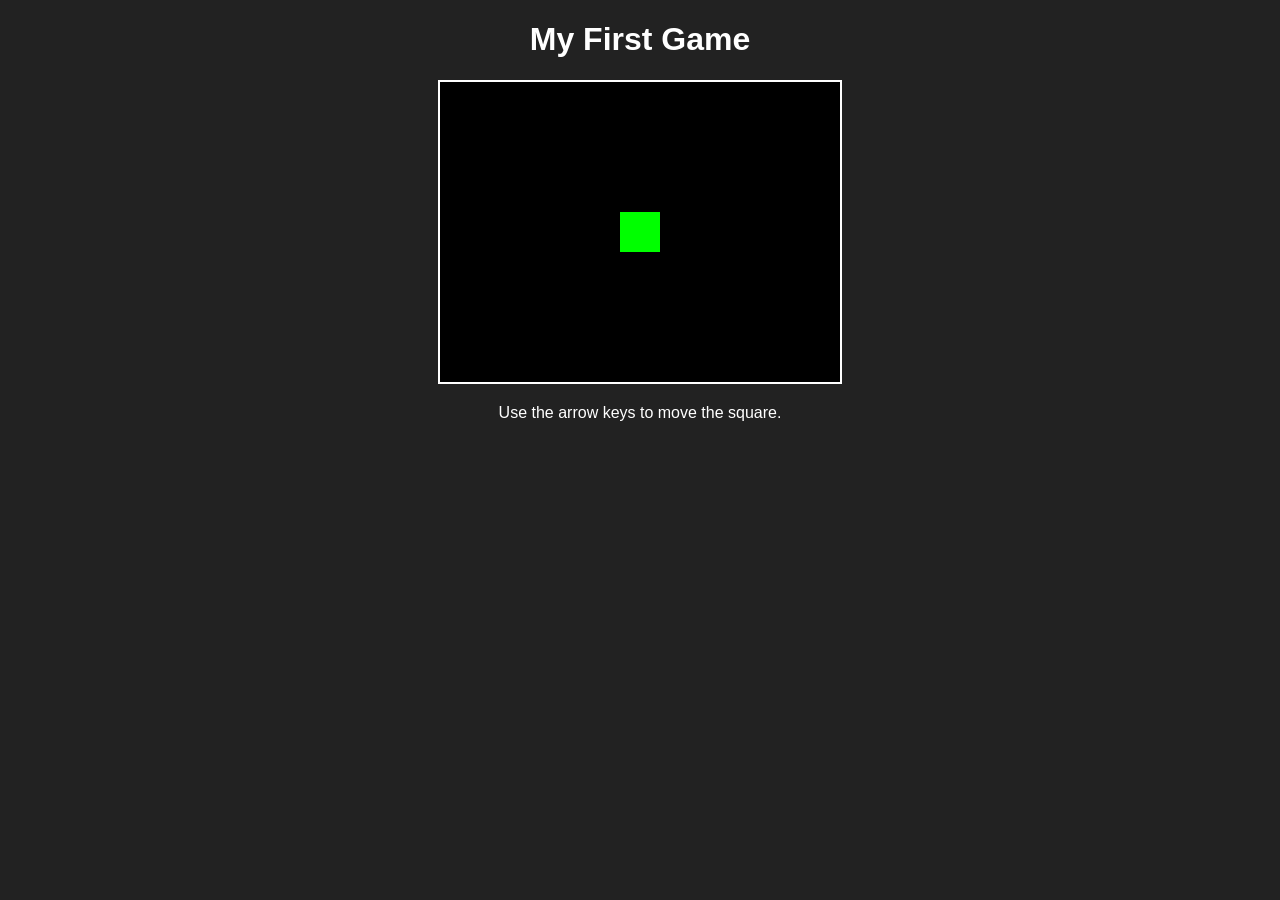
<file: Index.html>
<!DOCTYPE html>
<html>
<head>
  <title>My First Game</title>
  <style>
    body { background: #222; color: white; text-align: center; font-family: sans-serif; }
    canvas { background: #000; border: 2px solid #fff; }
  </style>
</head>
<body>
  <h1>My First Game</h1>
  <canvas id="game" width="400" height="300"></canvas>
  <p>Use the arrow keys to move the square.</p>
  <script>
    const ctx = document.getElementById("game").getContext("2d");
    let x = 180, y = 130;
    document.addEventListener("keydown", e => {
      if (e.key === "ArrowLeft")  x -= 10;
      if (e.key === "ArrowRight") x += 10;
      if (e.key === "ArrowUp")    y -= 10;
      if (e.key === "ArrowDown")  y += 10;
    });
    function draw() {
      ctx.clearRect(0, 0, 400, 300);
      ctx.fillStyle = "lime";
      ctx.fillRect(x, y, 40, 40);
      requestAnimationFrame(draw);
    }
    draw();
  </script>
</body>
</html>
</file>
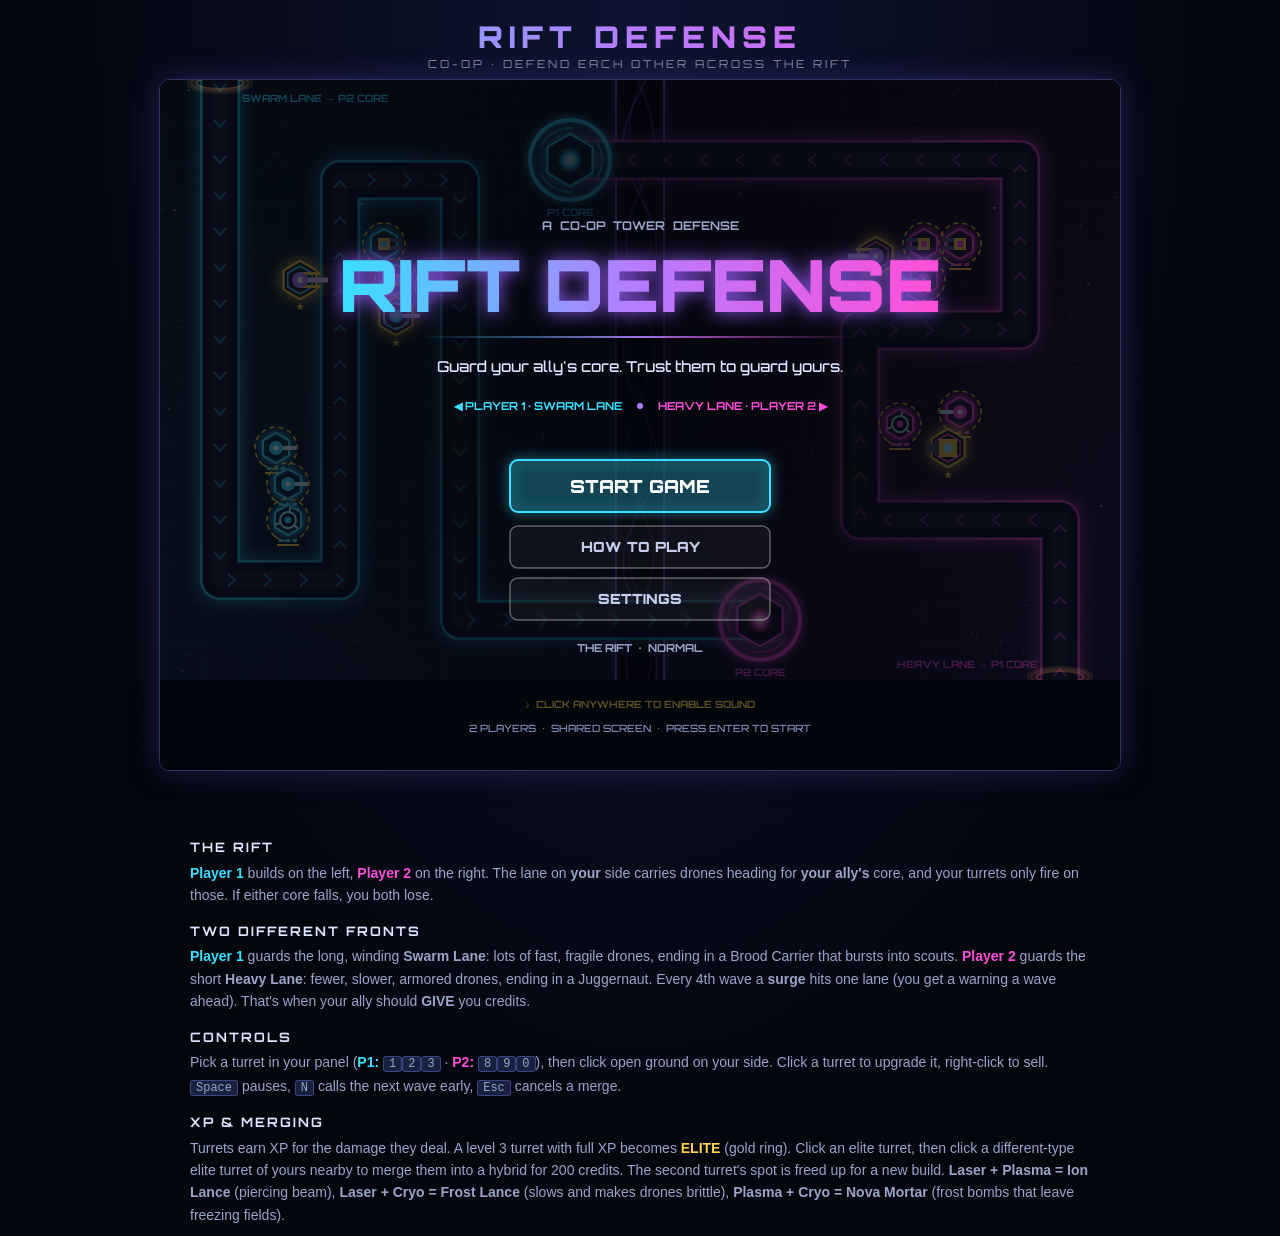
<file: index.html>
<!DOCTYPE html>
<html>
<head>
  <meta charset="utf-8">
  <meta name="viewport" content="width=device-width, initial-scale=1">
  <title>Rift Defense</title>
  <script>
    // Shows loading problems on the page itself, so a broken or partial upload is easy to spot.
    window.addEventListener("error", function (e) {
      var el = e.target, url = el && el !== window ? (el.src || el.href || "") : "";
      if (el && el !== window && (!url || url.indexOf("fonts.g") >= 0)) return; // fonts are optional
      var box = document.getElementById("load-errors");
      if (!box) {
        box = document.createElement("div");
        box.id = "load-errors";
        box.style.cssText = "position:fixed;left:12px;right:12px;bottom:12px;z-index:99;background:#3a0d14;color:#ffd6dc;" +
          "border:1px solid #ff5a5a;border-radius:8px;padding:10px 14px;font:13px/1.6 monospace;text-align:left";
        box.innerHTML = "<b>Something didn't load. Check these files in the repo:</b>";
        (document.body || document.documentElement).appendChild(box);
      }
      var short = function (url) { return url.split("/").slice(-2).join("/").split("?")[0]; };
      var line = document.createElement("div");
      line.textContent = url
        ? "• Missing file: " + short(url)
        : "• " + e.message + (e.filename ? "  (in " + short(e.filename) + ", line " + e.lineno + ")" : "");
      box.appendChild(line);
    }, true);
  </script>
  <link rel="preconnect" href="https://fonts.googleapis.com">
  <link href="https://fonts.googleapis.com/css2?family=Orbitron:wght@500;700;900&display=swap" rel="stylesheet">
  <link rel="stylesheet" href="css/style.css?v=0.4.0">
</head>
<body>
  <h1>RIFT DEFENSE</h1>
  <div class="sub">CO-OP · DEFEND EACH OTHER ACROSS THE RIFT</div>
  <div class="stage">
    <canvas id="game" width="960" height="690"></canvas>
    <div id="settings" class="settings" hidden>
      <div class="settings-card">
        <h2>SETTINGS</h2>
        <div class="diff">
          <label>DIFFICULTY</label>
          <div class="seg" id="diffSeg"></div>
          <p class="diff-desc" id="diffDesc"></p>
        </div>
        <div class="row">
          <label for="musicVol">MUSIC</label>
          <input type="range" id="musicVol" min="0" max="100" step="5">
          <span class="val" id="musicVal">50%</span>
          <button class="mute" id="musicMute">MUTE</button>
        </div>
        <div class="row">
          <label for="sfxVol">SOUND FX</label>
          <input type="range" id="sfxVol" min="0" max="100" step="5">
          <span class="val" id="sfxVal">70%</span>
          <button class="mute" id="sfxMute">MUTE</button>
        </div>
        <button class="done" id="settingsClose">DONE</button>
        <p class="hint">Settings are saved in this browser · Esc to close</p>
      </div>
    </div>
  </div>
  <div class="controls">
    <button id="callWave">Call wave early (+bonus)</button>
    <button id="pause">Pause</button>
    <button id="speed">Speed 1x</button>
    <button id="restart">Restart</button>
    <button id="menu">Main menu</button>
    <button id="openSettings">Settings</button>
  </div>
  <div class="help">
    <h3>THE RIFT</h3>
    <span class="p1">Player 1</span> builds on the left, <span class="p2">Player 2</span> on the right.
    The lane on <b>your</b> side carries drones heading for <b>your ally's</b> core, and your turrets only fire on those.
    If either core falls, you both lose.
    <h3>TWO DIFFERENT FRONTS</h3>
    <span class="p1">Player 1</span> guards the long, winding <b>Swarm Lane</b>: lots of fast, fragile drones, ending in a Brood Carrier that bursts into scouts.
    <span class="p2">Player 2</span> guards the short <b>Heavy Lane</b>: fewer, slower, armored drones, ending in a Juggernaut.
    Every 4th wave a <b>surge</b> hits one lane (you get a warning a wave ahead). That's when your ally should <b>GIVE</b> you credits.
    <h3>CONTROLS</h3>
    Pick a turret in your panel (<span class="p1">P1:</span> <kbd>1</kbd><kbd>2</kbd><kbd>3</kbd> · <span class="p2">P2:</span> <kbd>8</kbd><kbd>9</kbd><kbd>0</kbd>),
    then click open ground on your side. Click a turret to upgrade it, right-click to sell.
    <kbd>Space</kbd> pauses, <kbd>N</kbd> calls the next wave early, <kbd>Esc</kbd> cancels a merge.
    <h3>XP &amp; MERGING</h3>
    Turrets earn XP for the damage they deal. A level 3 turret with full XP becomes <span class="gold">ELITE</span> (gold ring).
    Click an elite turret, then click a different-type elite turret of yours nearby to merge them into a hybrid for 200 credits.
    The second turret's spot is freed up for a new build.
    <b>Laser + Plasma = Ion Lance</b> (piercing beam), <b>Laser + Cryo = Frost Lance</b> (slows and makes drones brittle),
    <b>Plasma + Cryo = Nova Mortar</b> (frost bombs that leave freezing fields).
  </div>

  <!-- Order matters: later files use things defined in earlier ones -->
  <script src="js/config.js?v=0.4.0"></script>
  <script src="js/maps.js?v=0.4.0"></script>
  <script src="js/audio.js?v=0.4.0"></script>
  <script src="js/game.js?v=0.4.0"></script>
  <script src="js/render.js?v=0.4.0"></script>
  <script src="js/screens.js?v=0.4.0"></script>
  <script src="js/tutorial.js?v=0.4.0"></script>
  <script src="js/settings.js?v=0.4.0"></script>
  <script src="js/input.js?v=0.4.0"></script>
  <script src="js/main.js?v=0.4.0"></script>
</body>
</html>
</file>
<file: css/style.css>
body {
  background: radial-gradient(ellipse at top, #0d1430 0%, #04060d 70%);
  color: #dfe6ff; font-family: "Orbitron", sans-serif;
  text-align: center; margin: 0; padding: 12px; min-height: 100vh; box-sizing: border-box;
}
h1 {
  margin: 6px 0 2px; font-size: 30px; font-weight: 900; letter-spacing: 6px;
  background: linear-gradient(90deg, #38e1ff, #b77bff, #ff4fd8);
  -webkit-background-clip: text; background-clip: text; color: transparent;
}
.sub { font-size: 11px; letter-spacing: 3px; color: #7f8bb3; margin-bottom: 6px; }
canvas {
  display: block; margin: 8px auto; max-width: 100%;
  border: 1px solid #2a3560; border-radius: 10px; cursor: crosshair;
  box-shadow: 0 0 30px rgba(120, 90, 255, 0.25);
}
.controls button {
  font-family: "Orbitron", sans-serif; font-size: 13px; letter-spacing: 1px;
  padding: 9px 16px; margin: 4px; border-radius: 6px; cursor: pointer;
  background: rgba(56, 225, 255, 0.08); color: #bfefff; border: 1px solid #38e1ff;
}
.controls button:hover { background: rgba(56, 225, 255, 0.2); }
.help {
  max-width: 900px; margin: 10px auto 0; color: #9aa5c9; font-family: sans-serif;
  font-size: 14px; line-height: 1.6; text-align: left;
}
.help h3 { font-family: "Orbitron", sans-serif; font-size: 13px; letter-spacing: 2px; color: #dfe6ff; margin: 14px 0 4px; }
.p1 { color: #38e1ff; font-weight: bold; }
.p2 { color: #ff4fd8; font-weight: bold; }
.gold { color: #ffd34d; font-weight: bold; }
kbd { background: #1a2140; border: 1px solid #3a4680; border-radius: 3px; padding: 0 5px; font-size: 12px; }
</file>
